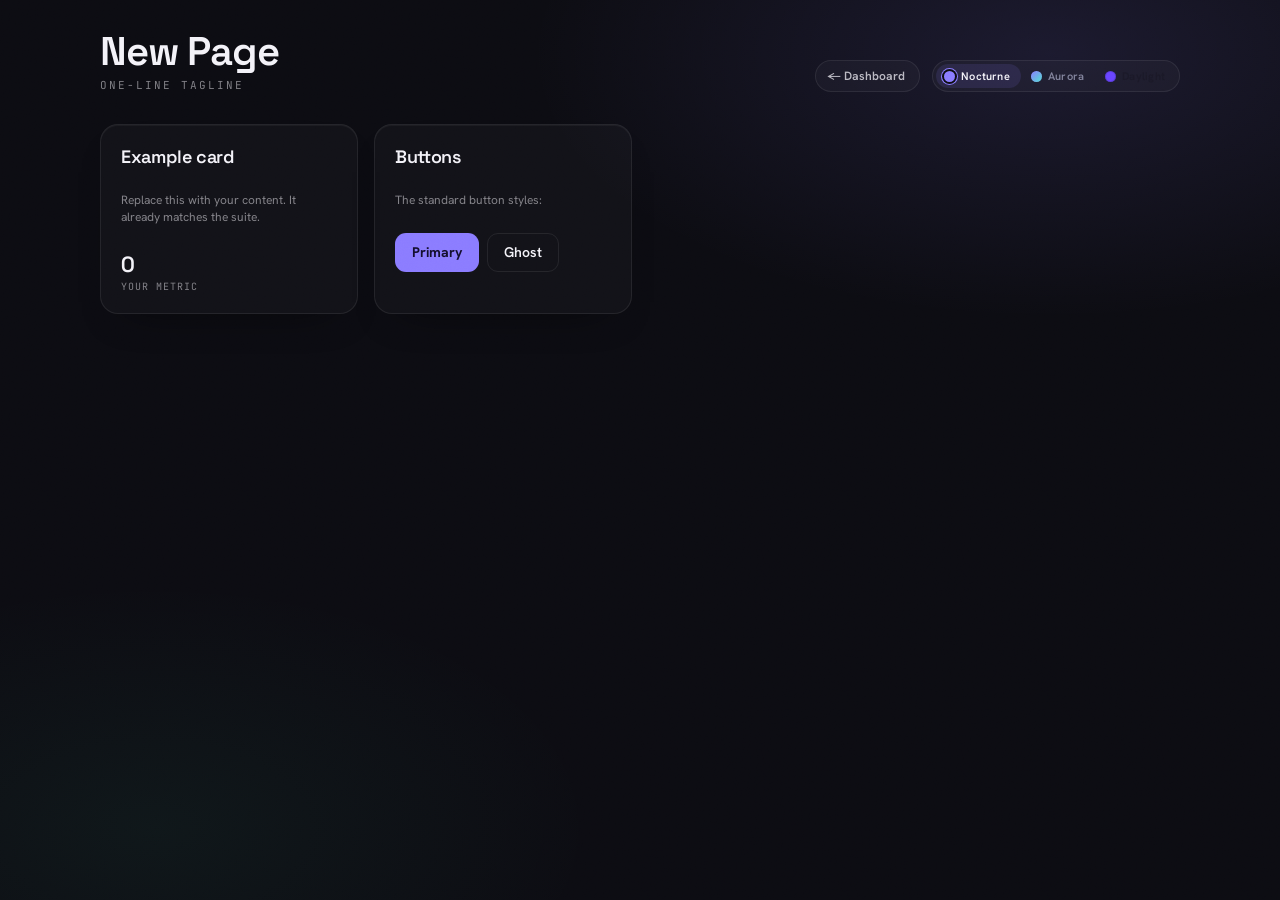
<file: _template.html>
<!DOCTYPE html>
<html lang="en">
<head>
<meta charset="UTF-8" />
<meta name="viewport" content="width=device-width, initial-scale=1, viewport-fit=cover" />
<link rel="manifest" href="manifest.webmanifest" />
<meta name="theme-color" content="#0C0C12" />
<meta name="mobile-web-app-capable" content="yes" />
<meta name="apple-mobile-web-app-capable" content="yes" />
<meta name="apple-mobile-web-app-status-bar-style" content="black-translucent" />
<meta name="apple-mobile-web-app-title" content="Patron" />
<link rel="apple-touch-icon" href="apple-touch-icon.png" />
<link rel="icon" type="image/svg+xml" href="icon.svg" />
<link rel="icon" type="image/png" sizes="192x192" href="icon-192.png" />

<!-- 1. CHANGE THE TITLE to your page's name -->
<title>New Page · Destiny Beat</title>

<!-- Fonts used by the design system (keep as-is) -->
<link rel="preconnect" href="https://fonts.googleapis.com" />
<link rel="preconnect" href="https://fonts.gstatic.com" crossorigin />
<link href="https://fonts.googleapis.com/css2?family=Space+Grotesk:wght@400;500;600;700&family=Hanken+Grotesk:wght@400;500;600;700;800&family=JetBrains+Mono:wght@400;500;600;700&display=swap" rel="stylesheet" />

<!-- Sets the saved theme before paint so there's no flash (keep as-is) -->
<script>try{document.documentElement.setAttribute("data-theme",localStorage.getItem("patron_theme")||"nocturne");}catch(e){document.documentElement.setAttribute("data-theme","nocturne");}</script>

<!-- The shared design system. This one line gives you all the
     colors, fonts, themes, buttons, cards, modals and form styles. -->
<link rel="stylesheet" href="theme.css" />

<!-- Add your page-specific styles here (optional). Always reuse the
     tokens (var(--brand), var(--space-4), etc.) so you stay on-brand. -->
<style>
  /* example: a simple responsive grid for your content cards */
  .grid { display:grid; grid-template-columns: repeat(auto-fill, minmax(220px, 1fr)); gap: var(--space-4); }
</style>
</head>
<body>
<main class="page grain-overlay">
  <div class="shell">

    <!-- HEADER: title on the left, back-link + theme switcher on the right.
         #themeSeg is filled in by theme.js at the bottom of this file. -->
    <header class="header">
      <div>
        <!-- 2. CHANGE the title + subtitle -->
        <h1 class="title">New Page</h1>
        <p class="subtitle">one-line tagline</p>
      </div>
      <div class="headerControls">
        <a class="backLink" href="index.html">← Dashboard</a>
        <span id="themeSeg"></span>
      </div>
    </header>

    <!-- 3. BUILD YOUR PAGE HERE. Use the shared classes:
         .card  .btn .btn-primary .btn-ghost  .fieldInput  etc. -->
    <div class="grid">
      <section class="card">
        <span class="cardName">Example card</span>
        <p class="cardTag">Replace this with your content. It already matches the suite.</p>
        <div class="cardStat">
          <span class="cardStatValue">0</span>
          <span class="cardStatLabel">your metric</span>
        </div>
      </section>

      <section class="card">
        <span class="cardName">Buttons</span>
        <p class="cardTag">The standard button styles:</p>
        <div style="display:flex; gap:var(--space-2); flex-wrap:wrap;">
          <button class="btn btn-primary">Primary</button>
          <button class="btn btn-ghost">Ghost</button>
        </div>
      </section>
    </div>

  </div>
</main>

<!-- Shared theme engine — wires up the switcher + remembers the choice. -->
<script src="theme.js"></script>
<script>
  // Render the theme switcher into the header.
  document.getElementById('themeSeg').innerHTML = Patron.switcherHtml();

  /* ---- Your page's JavaScript goes here. ----
     Tip: persist data the same way the other pages do, with a
     uniquely-named localStorage key, e.g. 'mypage_standalone_v1'. */
</script>
</body>
</html>
</file>
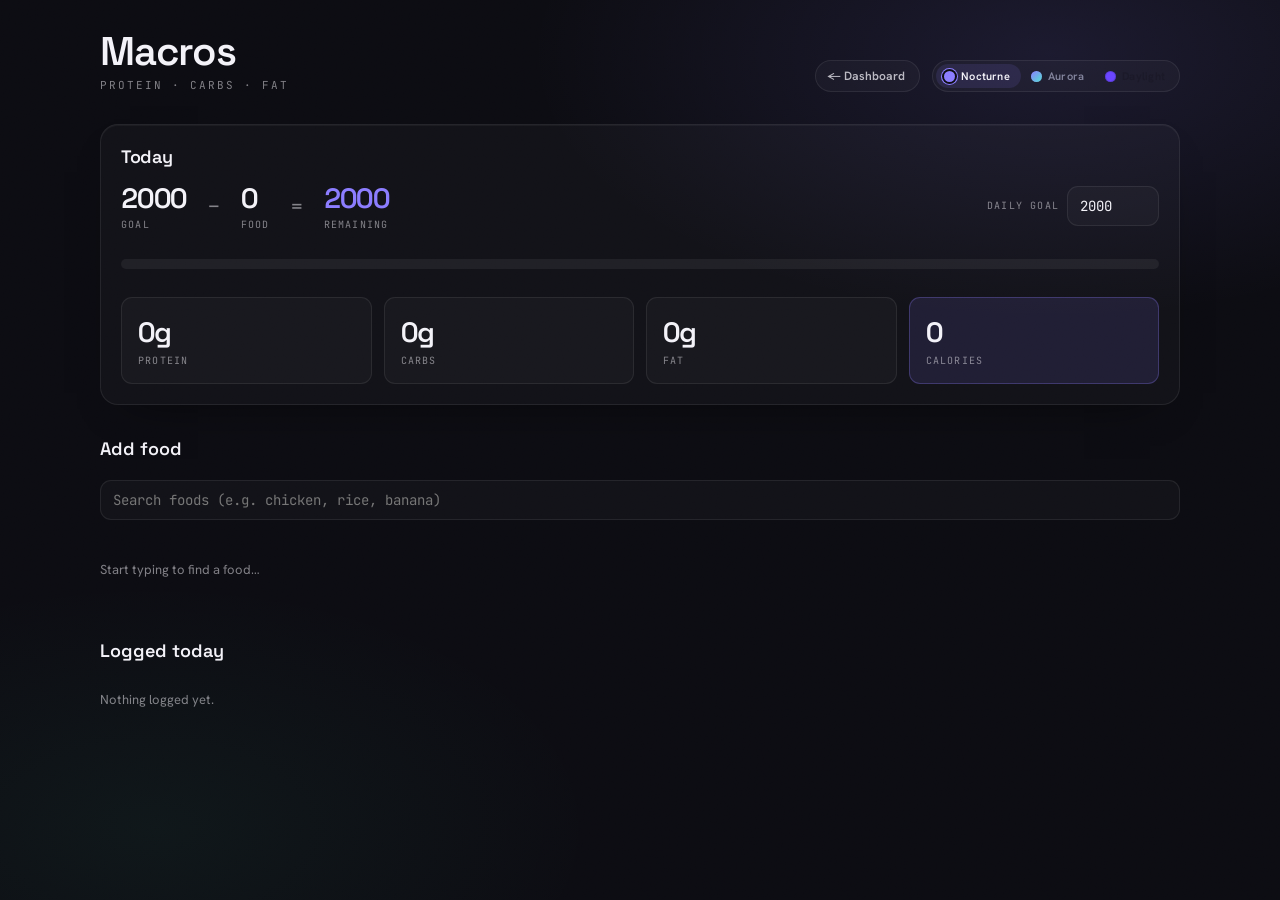
<file: macros.html>
<!DOCTYPE html>
<html lang="en">
<head>
<meta charset="UTF-8" />
<meta name="viewport" content="width=device-width, initial-scale=1, viewport-fit=cover" />
<link rel="manifest" href="manifest.webmanifest" />
<meta name="theme-color" content="#0C0C12" />
<meta name="mobile-web-app-capable" content="yes" />
<meta name="apple-mobile-web-app-capable" content="yes" />
<meta name="apple-mobile-web-app-status-bar-style" content="black-translucent" />
<meta name="apple-mobile-web-app-title" content="Patron" />
<link rel="apple-touch-icon" href="apple-touch-icon.png" />
<link rel="icon" type="image/svg+xml" href="icon.svg" />
<link rel="icon" type="image/png" sizes="192x192" href="icon-192.png" />
<title>Macros · Destiny Beat</title>

<link rel="preconnect" href="https://fonts.googleapis.com" />
<link rel="preconnect" href="https://fonts.gstatic.com" crossorigin />
<link href="https://fonts.googleapis.com/css2?family=Space+Grotesk:wght@400;500;600;700&family=Hanken+Grotesk:wght@400;500;600;700;800&family=JetBrains+Mono:wght@400;500;600;700&display=swap" rel="stylesheet" />

<script>try{document.documentElement.setAttribute("data-theme",localStorage.getItem("patron_theme")||"nocturne");}catch(e){document.documentElement.setAttribute("data-theme","nocturne");}</script>
<link rel="stylesheet" href="theme.css" />

<style>
  /* page-specific layout — all colours/sizes still come from theme.css tokens */
  .macroGrid { display:grid; grid-template-columns: repeat(4, 1fr); gap: var(--space-3); }
  @media (max-width: 560px) { .macroGrid { grid-template-columns: repeat(2, 1fr); } }
  .macroBox { display:flex; flex-direction:column; gap:4px; padding: var(--space-4); border:1px solid var(--border); border-radius: var(--radius-md); background: var(--surface); }
  .macroBox[data-accent="cal"] { border-color: var(--brand-line); background: var(--brand-soft); }
  .macroVal { font-family: var(--font-display); font-weight:600; font-size: var(--text-2xl); letter-spacing:-0.02em; font-variant-numeric: tabular-nums; }
  .macroLabel { font-family: var(--font-mono); font-size:10px; letter-spacing:0.12em; text-transform:uppercase; color: var(--muted); }

  /* MyFitnessPal-style header: Goal − Food = Remaining + a progress bar */
  .calHead { display:flex; align-items:center; justify-content:space-between; gap: var(--space-4); flex-wrap:wrap; margin-bottom: var(--space-4); }
  .calMath { display:flex; align-items:center; gap: var(--space-5); flex-wrap:wrap; }
  .calCell { display:flex; flex-direction:column; gap:2px; }
  .calCell .n { font-family: var(--font-display); font-weight:600; font-size: var(--text-2xl); letter-spacing:-0.02em; font-variant-numeric: tabular-nums; }
  .calCell .l { font-family: var(--font-mono); font-size:10px; letter-spacing:0.12em; text-transform:uppercase; color: var(--muted); }
  .calOp { font-family: var(--font-display); font-size: var(--text-xl); color: var(--muted); }
  .calCell.remain .n { color: var(--brand); }
  .calCell.remain.over .n { color: var(--neg); }
  .goalEdit { display:flex; align-items:center; gap:8px; }
  .goalEdit .fieldInput { width: 92px; }
  .bar { height: 10px; border-radius: var(--radius-pill); background: var(--track); overflow:hidden; }
  .barFill { height:100%; border-radius: var(--radius-pill); background: var(--brand); transition: width var(--duration) var(--ease-premium); }
  .barFill.over { background: var(--neg); }

  .search { position: relative; margin: var(--space-5) 0 var(--space-3); }
  .results { display:flex; flex-direction:column; gap:6px; margin-top: var(--space-3); }
  .foodRow { display:flex; align-items:center; justify-content:space-between; gap: var(--space-3); padding: 10px 12px; border:1px solid var(--border); border-radius: var(--radius-md); background: var(--surface); }
  .foodRow .meta { font-family: var(--font-mono); font-size:11px; color: var(--muted); }
  .foodName { font-weight:600; font-size: var(--text-sm); }
  .gramInput { width: 74px; }
  .empty { color: var(--muted); font-size: 13px; padding: var(--space-4) 0; }

  .logList { display:flex; flex-direction:column; gap:6px; margin-top: var(--space-3); }
  .logRow { display:flex; align-items:center; justify-content:space-between; gap: var(--space-3); padding: 10px 12px; border:1px solid var(--border); border-radius: var(--radius-md); background: var(--surface); }
  .logRow .nums { font-family: var(--font-mono); font-size:11px; color: var(--muted-strong); }
  .xBtn { background:transparent; border:1px solid var(--border); color:var(--muted); width:26px; height:26px; border-radius:50%; cursor:pointer; flex-shrink:0; }
  .xBtn:hover { color: var(--neg); border-color: var(--neg-line); }
  .sectionTitle { font-family: var(--font-display); font-weight:600; font-size: var(--text-lg); margin: var(--space-8) 0 0; }
</style>
</head>
<body>
<main class="page grain-overlay">
  <div class="shell" id="app"></div>
</main>

<script src="theme.js"></script>
<script>
/* ============================================================
 * Macros — a simple daily food + macro tracker.
 * Data is saved per-day in localStorage under macros_standalone_v1.
 * ============================================================ */
const STORE_KEY = 'macros_standalone_v1';

/* A small built-in food database (values per 100g). Add your own here. */
const FOODS = [
  { name: 'Chicken breast',  cal: 165, p: 31,  c: 0,   f: 3.6 },
  { name: 'Beef mince (5%)', cal: 137, p: 21,  c: 0,   f: 5   },
  { name: 'Salmon',          cal: 208, p: 20,  c: 0,   f: 13  },
  { name: 'Egg',             cal: 143, p: 13,  c: 1.1, f: 9.5 },
  { name: 'Greek yogurt',    cal: 59,  p: 10,  c: 3.6, f: 0.4 },
  { name: 'Whey protein',    cal: 400, p: 80,  c: 8,   f: 6   },
  { name: 'White rice',      cal: 130, p: 2.7, c: 28,  f: 0.3 },
  { name: 'Oats',            cal: 389, p: 17,  c: 66,  f: 7   },
  { name: 'Pasta (cooked)',  cal: 157, p: 6,   c: 31,  f: 0.9 },
  { name: 'Potato',          cal: 77,  p: 2,   c: 17,  f: 0.1 },
  { name: 'Sweet potato',    cal: 86,  p: 1.6, c: 20,  f: 0.1 },
  { name: 'Banana',          cal: 89,  p: 1.1, c: 23,  f: 0.3 },
  { name: 'Apple',           cal: 52,  p: 0.3, c: 14,  f: 0.2 },
  { name: 'Broccoli',        cal: 34,  p: 2.8, c: 7,   f: 0.4 },
  { name: 'Almonds',         cal: 579, p: 21,  c: 22,  f: 50  },
  { name: 'Peanut butter',   cal: 588, p: 25,  c: 20,  f: 50  },
  { name: 'Olive oil',       cal: 884, p: 0,   c: 0,   f: 100 },
  { name: 'Avocado',         cal: 160, p: 2,   c: 9,   f: 15  },
  { name: 'Cheddar cheese',  cal: 402, p: 25,  c: 1.3, f: 33  },
  { name: 'Milk (whole)',    cal: 61,  p: 3.2, c: 4.8, f: 3.3 },
  { name: 'Bread (slice)',   cal: 265, p: 9,   c: 49,  f: 3.2 },
  { name: 'Tuna (canned)',   cal: 116, p: 26,  c: 0,   f: 1   },
];

/* ---- storage helpers ---- */
function todayKey(){ const d = new Date(); return d.getFullYear() + '-' + String(d.getMonth()+1).padStart(2,'0') + '-' + String(d.getDate()).padStart(2,'0'); }
function loadAll(){ try { const r = localStorage.getItem(STORE_KEY); return r ? JSON.parse(r) : {}; } catch(e){ return {}; } }
function saveAll(o){ try { localStorage.setItem(STORE_KEY, JSON.stringify(o)); } catch(e){} }
let store = loadAll();
function todaysLog(){ return store[todayKey()] || []; }
function setTodaysLog(list){ store[todayKey()] = list; saveAll(store); }
function goalCal(){ return store.goalCal != null ? store.goalCal : 2000; } // daily calorie target (editable)
function setGoalCal(n){ store.goalCal = n; saveAll(store); }

function esc(s){ return String(s == null ? '' : s).replace(/&/g,'&amp;').replace(/</g,'&lt;').replace(/>/g,'&gt;').replace(/"/g,'&quot;'); }
function round(n){ return Math.round(n); }

let query = '';
let matches = [];

/* ---- calculations ---- */
function totals(){
  return todaysLog().reduce((t, e) => {
    t.cal += e.cal; t.p += e.p; t.c += e.c; t.f += e.f; return t;
  }, { cal:0, p:0, c:0, f:0 });
}

/* ---- views ---- */
function summaryHtml(){
  const t = totals();
  const goal = goalCal();
  const remaining = goal - t.cal;
  const over = remaining < 0;
  const pct = Math.min(100, goal > 0 ? (t.cal / goal) * 100 : 0);

  // MyFitnessPal-style: Goal − Food = Remaining
  const cell = (cls, n, l) => '<div class="calCell ' + cls + '"><span class="n">' + round(n) + '</span><span class="l">' + l + '</span></div>';
  const head = '<div class="calHead">'
    + '<div class="calMath">'
    + cell('', goal, 'goal')
    + '<span class="calOp">−</span>'
    + cell('', t.cal, 'food')
    + '<span class="calOp">=</span>'
    + cell('remain' + (over ? ' over' : ''), Math.abs(remaining), over ? 'over' : 'remaining')
    + '</div>'
    + '<div class="goalEdit"><span class="calCell"><span class="l">daily goal</span></span>'
    + '<input class="fieldInput" id="goal" type="number" min="0" step="50" value="' + goal + '" /></div>'
    + '</div>';
  const bar = '<div class="bar"><div class="barFill' + (over ? ' over' : '') + '" style="width:' + pct + '%"></div></div>';

  const box = (accent, val, unit, label) =>
    '<div class="macroBox" data-accent="' + accent + '"><span class="macroVal">' + round(val) + (unit||'') + '</span><span class="macroLabel">' + label + '</span></div>';
  return '<section class="card"><span class="cardName">Today</span>'
    + head + bar
    + '<div class="macroGrid" style="margin-top:var(--space-4)">'
    + box('p', t.p, 'g', 'protein')
    + box('c', t.c, 'g', 'carbs')
    + box('f', t.f, 'g', 'fat')
    + box('cal', t.cal, '', 'calories')
    + '</div></section>';
}

function resultsInner(){
  const q = query.trim().toLowerCase();
  matches = q ? FOODS.filter(f => f.name.toLowerCase().includes(q)).slice(0, 8) : [];
  if (!q) return '<p class="empty">Start typing to find a food…</p>';
  if (!matches.length) return '<p class="empty">No match. (Add it to the FOODS list in macros.html.)</p>';
  return matches.map((f, i) =>
    '<div class="foodRow"><div><div class="foodName">' + esc(f.name) + '</div>'
    + '<div class="meta">' + f.cal + ' kcal · ' + f.p + 'P / ' + f.c + 'C / ' + f.f + 'F per 100g</div></div>'
    + '<div style="display:flex;align-items:center;gap:8px;">'
    + '<input class="fieldInput gramInput" type="number" min="0" placeholder="g" data-grams="' + i + '" />'
    + '<button class="btn btn-primary" data-add="' + i + '">Add</button></div></div>').join('');
}

function searchHtml(){
  return '<h2 class="sectionTitle">Add food</h2>'
    + '<div class="search"><input class="fieldInput" id="q" type="text" placeholder="Search foods (e.g. chicken, rice, banana)" value="' + esc(query) + '" autocomplete="off" /></div>'
    + '<div class="results" id="results">' + resultsInner() + '</div>';
}

function logHtml(){
  const log = todaysLog();
  if (!log.length) return '<h2 class="sectionTitle">Logged today</h2><p class="empty">Nothing logged yet.</p>';
  const rows = log.map((e, i) =>
    '<div class="logRow"><div><div class="foodName">' + esc(e.name) + ' <span class="meta">' + e.grams + 'g</span></div>'
    + '<div class="nums">' + round(e.cal) + ' kcal · ' + round(e.p) + 'P / ' + round(e.c) + 'C / ' + round(e.f) + 'F</div></div>'
    + '<button class="xBtn" data-del="' + i + '" title="Remove">×</button></div>').join('');
  return '<h2 class="sectionTitle">Logged today</h2><div class="logList">' + rows + '</div>';
}

function headerHtml(){
  return '<header class="header"><div><h1 class="title">Macros</h1><p class="subtitle">protein · carbs · fat</p></div>'
    + '<div class="headerControls"><a class="backLink" href="index.html">← Dashboard</a><span id="themeSeg"></span></div></header>';
}

function render(){
  document.getElementById('app').innerHTML =
    headerHtml() + summaryHtml() + searchHtml() + logHtml();
  document.getElementById('themeSeg').innerHTML = Patron.switcherHtml();
}

/* ---- events ---- */
document.addEventListener('input', e => {
  if (e.target.id === 'q') {
    query = e.target.value;
    // re-render only the results list so the search box keeps focus + caret
    document.getElementById('results').innerHTML = resultsInner();
  }
  if (e.target.id === 'goal') {
    const n = Number(e.target.value);
    setGoalCal(isFinite(n) && n >= 0 ? n : 0);
    render(); // refresh the Remaining number + bar live
    document.getElementById('goal').focus(); // keep the cursor in the goal box
  }
});

document.addEventListener('click', e => {
  const add = e.target.closest('[data-add]');
  if (add) {
    const f = matches[Number(add.getAttribute('data-add'))];
    const gramsEl = document.querySelector('[data-grams="' + add.getAttribute('data-add') + '"]');
    const grams = Number(gramsEl && gramsEl.value);
    if (!f || !isFinite(grams) || grams <= 0) { alert('Enter how many grams.'); return; }
    const k = grams / 100;
    const log = todaysLog();
    log.push({ name: f.name, grams, cal: f.cal*k, p: f.p*k, c: f.c*k, f: f.f*k });
    setTodaysLog(log);
    query = '';
    render();
    return;
  }
  const del = e.target.closest('[data-del]');
  if (del) {
    const log = todaysLog();
    log.splice(Number(del.getAttribute('data-del')), 1);
    setTodaysLog(log);
    render();
    return;
  }
});

// keep totals in sync if edited in another tab
window.addEventListener('storage', e => { if (e.key === STORE_KEY) { store = loadAll(); render(); } });

render();
</script>
</body>
</html>
</file>
<file: theme.css>
/* ============================================================
 * theme.css — the shared Patron / Destiny Beat design system.
 *
 * Every page in the suite links this file so the look stays
 * identical everywhere. To build a NEW page: copy _template.html,
 * link this file, and use the classes below. Don't paste these
 * tokens into your page — just <link> this and they're yours.
 *
 * Change a colour/spacing/font here once → every page updates.
 * ============================================================ */

/* ---- Design tokens: default theme (Nocturne) ---- */
:root {
  color-scheme: dark;
  --bg: #0C0C12; --bg-elevated: #15151F;
  --surface: rgba(255,255,255,0.028); --surface-2: rgba(255,255,255,0.055);
  --fg: #F3F2F8; --muted: rgba(243,242,248,0.50); --muted-strong: rgba(243,242,248,0.74);
  --border: rgba(255,255,255,0.08); --border-strong: rgba(255,255,255,0.17);
  --brand: #8B7CFF; --brand-2: #C7BBFF; --brand-ink: #130E2E;
  --brand-soft: rgba(139,124,255,0.12); --brand-line: rgba(139,124,255,0.28); --brand-glow: rgba(139,124,255,0.42);
  --pos: #46E0A8; --pos-soft: rgba(70,224,168,0.12); --pos-line: rgba(70,224,168,0.26);
  --neg: #FB7185; --neg-soft: rgba(251,113,133,0.12); --neg-line: rgba(251,113,133,0.26);
  --warn: #FBBF24; --warn-soft: rgba(251,191,36,0.10); --warn-line: rgba(251,191,36,0.26);
  --track: rgba(255,255,255,0.06);
  --card-shadow: 0 1px 0 rgba(255,255,255,0.04) inset, 0 18px 44px -30px rgba(0,0,0,0.85);
  --glow-1: rgba(139,124,255,0.12); --glow-2: rgba(70,224,168,0.05);
  --grain-opacity: 0.05; --overlay: rgba(6,6,12,0.66);
  --space-1:.25rem; --space-2:.5rem; --space-3:.75rem; --space-4:1rem;
  --space-5:1.25rem; --space-6:1.5rem; --space-8:2rem; --space-10:2.5rem; --space-12:3rem; --space-16:4rem;
  --radius-sm: 8px; --radius-md: 11px; --radius-lg: 18px; --radius-pill: 999px;
  --text-xs:.75rem; --text-sm:.875rem; --text-base:1rem; --text-lg:1.125rem;
  --text-xl:1.375rem; --text-2xl:1.75rem; --text-3xl:2.5rem;
  --ease: cubic-bezier(0.2,0.8,0.2,1); --ease-premium: cubic-bezier(0.16,1,0.3,1);
  --duration-fast:120ms; --duration:200ms;
  --font-display:'Space Grotesk'; --font-ui:'Hanken Grotesk'; --font-mono:'JetBrains Mono';
}
[data-theme="aurora"] {
  color-scheme: dark;
  --bg: #080913; --bg-elevated: #12131F;
  --surface: rgba(150,160,255,0.045); --surface-2: rgba(150,160,255,0.08);
  --fg: #EEF0FF; --muted: rgba(220,225,255,0.52); --muted-strong: rgba(220,225,255,0.76);
  --border: rgba(150,160,255,0.11); --border-strong: rgba(150,160,255,0.22);
  --brand: #8B7BFF; --brand-2: #B9ABFF; --brand-ink: #0A0922;
  --brand-soft: rgba(139,123,255,0.15); --brand-line: rgba(139,123,255,0.32); --brand-glow: rgba(124,107,255,0.6);
  --pos: #4FE3D0; --pos-soft: rgba(79,227,208,0.13); --pos-line: rgba(79,227,208,0.28);
  --neg: #FF6FA5; --neg-soft: rgba(255,111,165,0.13); --neg-line: rgba(255,111,165,0.28);
  --warn: #FFC65C; --warn-soft: rgba(255,198,92,0.11); --warn-line: rgba(255,198,92,0.28);
  --track: rgba(160,170,255,0.09);
  --card-shadow: 0 0 0 1px rgba(140,130,255,0.05) inset, 0 22px 56px -28px rgba(78,60,210,0.55);
  --glow-1: rgba(124,107,255,0.20); --glow-2: rgba(79,227,208,0.13);
  --grain-opacity: 0.05; --overlay: rgba(5,6,16,0.7);
}
[data-theme="daylight"] {
  color-scheme: light;
  --bg: #F3F2FA; --bg-elevated: #FFFFFF;
  --surface: #FFFFFF; --surface-2: #FAF9FF;
  --fg: #171622; --muted: rgba(23,22,34,0.52); --muted-strong: rgba(23,22,34,0.72);
  --border: rgba(23,22,60,0.10); --border-strong: rgba(23,22,60,0.18);
  --brand: #6A45FF; --brand-2: #8E6BFF; --brand-ink: #FFFFFF;
  --brand-soft: rgba(106,69,255,0.08); --brand-line: rgba(106,69,255,0.24); --brand-glow: rgba(106,69,255,0.28);
  --pos: #0E9E64; --pos-soft: rgba(14,158,100,0.10); --pos-line: rgba(14,158,100,0.26);
  --neg: #E11D63; --neg-soft: rgba(225,29,99,0.08); --neg-line: rgba(225,29,99,0.24);
  --warn: #B4690E; --warn-soft: rgba(180,105,14,0.10); --warn-line: rgba(180,105,14,0.24);
  --track: rgba(23,22,60,0.08);
  --card-shadow: 0 1px 2px rgba(23,22,60,0.05), 0 16px 34px -24px rgba(23,22,60,0.24);
  --glow-1: rgba(106,69,255,0.07); --glow-2: rgba(14,158,100,0.04);
  --grain-opacity: 0.02; --overlay: rgba(28,26,52,0.4);
}

/* ---- Base reset + page shell ---- */
* { box-sizing: border-box; }
html, body { margin:0; padding:0; }
body { background: var(--bg); color: var(--fg); font-family: var(--font-ui), -apple-system, BlinkMacSystemFont, 'Segoe UI', sans-serif; font-size: var(--text-base); -webkit-font-smoothing: antialiased; transition: background var(--duration) var(--ease); }
.grain-overlay { position: relative; }
.grain-overlay::after { content:''; position: fixed; inset:0; pointer-events:none; z-index:1; opacity: var(--grain-opacity); mix-blend-mode: overlay; background-image: url("data:image/svg+xml;utf8,<svg viewBox='0 0 200 200' xmlns='http://www.w3.org/2000/svg'><filter id='n'><feTurbulence type='fractalNoise' baseFrequency='0.85' numOctaves='2' stitchTiles='stitch'/></filter><rect width='100%25' height='100%25' filter='url(%23n)'/></svg>"); background-size: 200px 200px; }
.page { position: relative; min-height: 100dvh; background: var(--bg); color: var(--fg); padding: var(--space-8) var(--space-5) var(--space-16); isolation: isolate; }
.page::before { content:''; position: absolute; inset:0; pointer-events:none; z-index:-1; background: radial-gradient(58% 42% at 82% 6%, var(--glow-1), transparent 70%), radial-gradient(48% 38% at 12% 92%, var(--glow-2), transparent 72%); }
.shell { max-width: 1080px; margin: 0 auto; }

/* ---- Header (title + theme switcher + back link) ---- */
.header { display:flex; align-items:flex-end; justify-content:space-between; gap: var(--space-4); margin-bottom: var(--space-8); flex-wrap: wrap; }
.title { font-family: var(--font-display); font-weight: 600; font-size: var(--text-3xl); line-height: 1.0; letter-spacing: -0.03em; margin: 0; }
.subtitle { font-family: var(--font-mono); font-size: 11px; text-transform: uppercase; letter-spacing: 0.18em; color: var(--muted); margin: 6px 0 0; }
.headerControls { display:flex; align-items:center; gap: var(--space-3); flex-wrap: wrap; }
.backLink { display:inline-flex; align-items:center; gap: 7px; padding: 7px 14px 7px 11px; background: var(--surface); border: 1px solid var(--border); border-radius: var(--radius-pill); color: var(--muted-strong); font-family: var(--font-ui); font-size: 12px; font-weight: 600; text-decoration:none; transition: border-color var(--duration) var(--ease-premium), background var(--duration) var(--ease-premium), color var(--duration) var(--ease-premium); }
.backLink:hover { border-color: var(--brand-line); background: var(--brand-soft); color: var(--fg); }

/* ---- Theme switcher segment ---- */
.themeSeg { display:inline-flex; align-items:center; background: var(--surface); border: 1px solid var(--border); border-radius: var(--radius-pill); padding: 3px; gap: 2px; }
.themeBtn { appearance:none; background: transparent; border:0; color: var(--muted); font-family: var(--font-ui); font-size: 11px; font-weight: 600; letter-spacing: 0.02em; padding: 5px 11px 5px 8px; border-radius: var(--radius-pill); cursor: pointer; display:inline-flex; align-items:center; gap:6px; transition: background var(--duration) var(--ease-premium), color var(--duration) var(--ease-premium); }
.themeBtn:hover { color: var(--muted-strong); }
.themeSwatch { width: 11px; height: 11px; border-radius: 50%; box-shadow: 0 0 0 1px var(--border-strong) inset; flex-shrink:0; }
.themeBtnActive, .themeBtnActive:hover { background: var(--brand-soft); color: var(--fg); }
.themeBtnActive .themeSwatch { box-shadow: 0 0 0 2px var(--bg), 0 0 0 3px var(--brand); }

/* ---- Card (generic content panel) ---- */
.card { position: relative; display:flex; flex-direction:column; gap: var(--space-3); padding: var(--space-5); border: 1px solid var(--border); border-radius: var(--radius-lg); background: var(--surface); box-shadow: var(--card-shadow); color: var(--fg); overflow:hidden; }
.cardName { font-family: var(--font-display); font-weight: 600; font-size: var(--text-lg); letter-spacing: -0.02em; }
.cardTag { font-size: 12px; color: var(--muted); line-height: 1.4; }
.cardStat { display:flex; flex-direction:column; gap: 2px; }
.cardStatValue { font-family: var(--font-display); font-weight: 600; font-size: var(--text-xl); letter-spacing: -0.02em; color: var(--fg); font-variant-numeric: tabular-nums; }
.cardStatLabel { font-family: var(--font-mono); font-size: 10px; letter-spacing: 0.1em; text-transform: uppercase; color: var(--muted); }

/* ---- Buttons ---- */
.btn { display:inline-flex; align-items:center; justify-content:center; gap: var(--space-2); padding: 0.6rem var(--space-4); border-radius: var(--radius-md); font-size: var(--text-sm); font-family: var(--font-ui); font-weight: 600; cursor: pointer; border: 1px solid transparent; background: transparent; color: var(--fg); white-space: nowrap; text-decoration:none; transition: background var(--duration) var(--ease), border-color var(--duration) var(--ease), color var(--duration) var(--ease), filter var(--duration) var(--ease), box-shadow var(--duration) var(--ease); }
.btn:disabled { opacity: 0.45; cursor: not-allowed; }
.btn-primary { background: var(--brand); color: var(--brand-ink); font-weight: 700; }
.btn-primary:hover:not(:disabled) { filter: brightness(1.08); box-shadow: 0 0 26px var(--brand-glow); }
.btn-ghost { color: var(--fg); border: 1px solid var(--border); }
.btn-ghost:hover { border-color: var(--border-strong); background: var(--surface); }
.btn-link { color: var(--muted-strong); padding: var(--space-2) var(--space-2); }
.btn-link:hover { color: var(--neg); }

/* ---- Modal / dialog ---- */
.overlay { position: fixed; inset:0; background: var(--overlay); backdrop-filter: blur(10px); -webkit-backdrop-filter: blur(10px); z-index: 1000; display:grid; place-items:center; padding: var(--space-4); animation: fade 200ms var(--ease-premium); }
@keyframes fade { from { opacity:0; } to { opacity:1; } }
.panel { width: min(480px, 100%); background: var(--bg-elevated); border: 1px solid var(--border-strong); border-radius: var(--radius-lg); padding: var(--space-6); box-shadow: 0 28px 70px -16px rgba(0,0,0,0.6); animation: rise 320ms var(--ease-premium); }
@keyframes rise { from { opacity:0; transform: translateY(12px) scale(0.98); } to { opacity:1; transform:none; } }
.panelHead { display:flex; align-items:flex-start; justify-content:space-between; gap: var(--space-3); margin-bottom: var(--space-5); }
.panelEyebrow { font-family: var(--font-mono); font-size: 10px; font-weight: 600; letter-spacing: 0.24em; text-transform: uppercase; color: var(--brand); }
.panelTitle { font-family: var(--font-display); font-weight: 600; font-size: var(--text-2xl); letter-spacing: -0.03em; margin: var(--space-2) 0 0; }
.panelClose { background: transparent; border: 1px solid var(--border); color: var(--muted-strong); font-size: 20px; line-height: 1; width: 34px; height: 34px; border-radius: 50%; cursor: pointer; flex-shrink:0; }
.panelClose:hover { color: var(--fg); border-color: var(--border-strong); }
.panelActions { display:flex; align-items:center; justify-content:flex-end; gap: var(--space-2); margin-top: var(--space-6); }
.panelActions .spacer { margin-right:auto; }
.panelNote { margin: var(--space-4) 0 0; padding: var(--space-3) var(--space-4); border-left: 2px solid var(--brand-line); background: var(--brand-soft); border-radius: 0 var(--radius-sm) var(--radius-sm) 0; font-size: 12px; line-height: 1.55; color: var(--muted-strong); }

/* ---- Form fields ---- */
.fieldGrid { display:grid; grid-template-columns: 1fr 1fr; gap: var(--space-3); }
.field { display:flex; flex-direction:column; gap: 6px; }
.fieldFull { grid-column: 1 / -1; }
.fieldLabel { font-family: var(--font-mono); font-size: 10px; letter-spacing: 0.12em; text-transform: uppercase; color: var(--muted); }
.fieldInput { width:100%; background: var(--surface); border: 1px solid var(--border); border-radius: var(--radius-md); padding: 10px 12px; color: var(--fg); font-family: var(--font-mono); font-size: 14px; outline: none; transition: border-color var(--duration) var(--ease-premium), box-shadow var(--duration) var(--ease-premium); }
.fieldInput:focus { border-color: var(--brand-line); box-shadow: 0 0 0 3px var(--brand-soft); }

/* ============================================================
 * Mobile / PWA hardening — installable + phone-usable suite.
 * (Applies to pages that link theme.css; self-contained pages
 *  carry an equivalent inline #pwa-mobile block.)
 * ============================================================ */
html { -webkit-text-size-adjust: 100%; text-size-adjust: 100%; }
body { overflow-x: hidden; -webkit-tap-highlight-color: transparent; }
img { max-width: 100%; height: auto; }
@media (max-width: 480px) { input, select, textarea { font-size: 16px !important; } } /* stop iOS zoom-on-focus */
@supports (padding: max(0px)) {
  body {
    padding-top: env(safe-area-inset-top);
    padding-bottom: env(safe-area-inset-bottom);
    padding-left: env(safe-area-inset-left);
    padding-right: env(safe-area-inset-right);
  }
}
</file>
